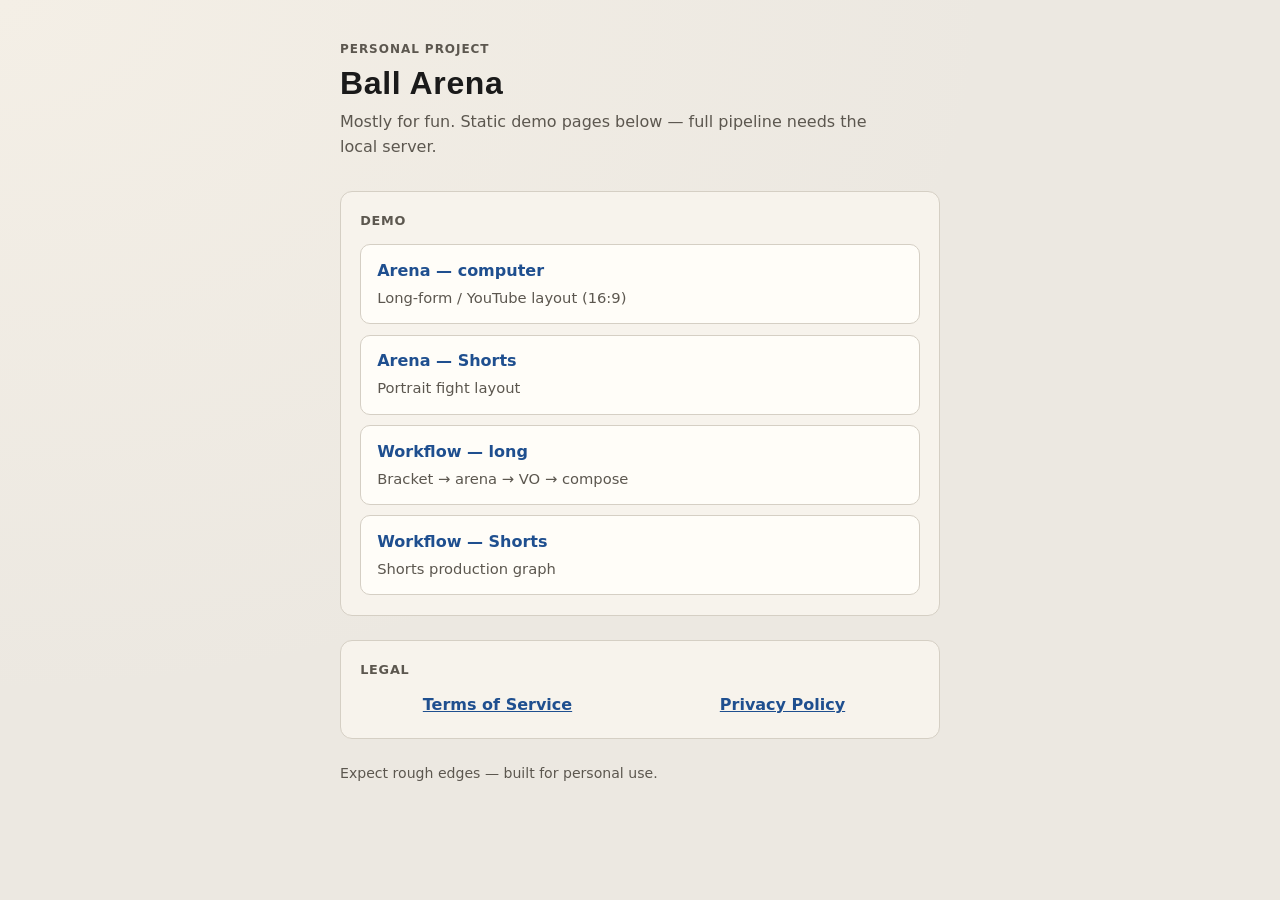
<file: index.html>
<!DOCTYPE html>
<html lang="en">
<head>
    <meta charset="UTF-8">
    <meta name="viewport" content="width=device-width, initial-scale=1.0">
    <title>Ball Arena</title>
    <style>
        :root {
            --bg: #ece8e1;
            --surface: #f7f3ec;
            --ink: #1a1a1a;
            --muted: #5c574f;
            --line: #d5cfc4;
            --accent: #1f4f8f;
        }
        * { box-sizing: border-box; }
        body {
            margin: 0;
            min-height: 100vh;
            font: 16px/1.55 "IBM Plex Sans", system-ui, -apple-system, sans-serif;
            background:
                radial-gradient(ellipse at top left, #f4efe6 0%, transparent 55%),
                var(--bg);
            color: var(--ink);
        }
        main {
            max-width: 40rem;
            margin: 0 auto;
            padding: 2.5rem 1.25rem 3.5rem;
        }
        .eyebrow {
            margin: 0 0 0.4rem;
            font-size: 0.75rem;
            font-weight: 600;
            letter-spacing: 0.08em;
            text-transform: uppercase;
            color: var(--muted);
        }
        h1 {
            margin: 0 0 0.5rem;
            font: 700 2rem/1.15 "Bebas Neue", Impact, sans-serif;
            letter-spacing: 0.02em;
        }
        .sub {
            margin: 0 0 2rem;
            color: var(--muted);
            max-width: 34rem;
        }
        section {
            margin-bottom: 1.5rem;
            padding: 1.15rem 1.2rem 1.25rem;
            background: var(--surface);
            border: 1px solid var(--line);
            border-radius: 12px;
        }
        section h2 {
            margin: 0 0 0.85rem;
            font-size: 0.8rem;
            font-weight: 700;
            letter-spacing: 0.06em;
            text-transform: uppercase;
            color: var(--muted);
        }
        .links {
            display: grid;
            gap: 0.65rem;
            margin: 0;
            padding: 0;
            list-style: none;
        }
        .links a {
            display: block;
            padding: 0.85rem 1rem;
            border-radius: 10px;
            border: 1px solid var(--line);
            background: #fffdf8;
            color: inherit;
            text-decoration: none;
            transition: border-color 0.15s, box-shadow 0.15s;
        }
        .links a:hover {
            border-color: #b9b1a3;
            box-shadow: 0 1px 0 rgba(0, 0, 0, 0.04);
        }
        .links .label {
            display: block;
            font-weight: 650;
            color: var(--accent);
            margin-bottom: 0.2rem;
        }
        .links .desc {
            display: block;
            font-size: 0.92rem;
            color: var(--muted);
        }
        .legal-row {
            display: grid;
            grid-template-columns: 1fr 1fr;
            gap: 0.65rem;
        }
        @media (max-width: 520px) {
            .legal-row { grid-template-columns: 1fr; }
        }
        .legal-row a {
            text-align: center;
            font-weight: 650;
            color: var(--accent);
        }
        .foot {
            margin-top: 1.25rem;
            font-size: 0.88rem;
            color: var(--muted);
        }
    </style>
</head>
<body>
    <main>
        <p class="eyebrow">Personal project</p>
        <h1>Ball Arena</h1>
        <p class="sub">Mostly for fun. Static demo pages below — full pipeline needs the local server.</p>

        <section>
            <h2>Demo</h2>
            <ul class="links">
                <li>
                    <a href="pages/index.html?view=computer">
                        <span class="label">Arena — computer</span>
                        <span class="desc">Long-form / YouTube layout (16:9)</span>
                    </a>
                </li>
                <li>
                    <a href="pages/index.html">
                        <span class="label">Arena — Shorts</span>
                        <span class="desc">Portrait fight layout</span>
                    </a>
                </li>
                <li>
                    <a href="pages/workflow.html?wf=long">
                        <span class="label">Workflow — long</span>
                        <span class="desc">Bracket → arena → VO → compose</span>
                    </a>
                </li>
                <li>
                    <a href="pages/workflow.html">
                        <span class="label">Workflow — Shorts</span>
                        <span class="desc">Shorts production graph</span>
                    </a>
                </li>
            </ul>
        </section>

        <section>
            <h2>Legal</h2>
            <div class="legal-row">
                <a href="legal/terms.html">Terms of Service</a>
                <a href="legal/privacy.html">Privacy Policy</a>
            </div>
        </section>

        <p class="foot">Expect rough edges — built for personal use.</p>
    </main>
</body>
</html>
</file>
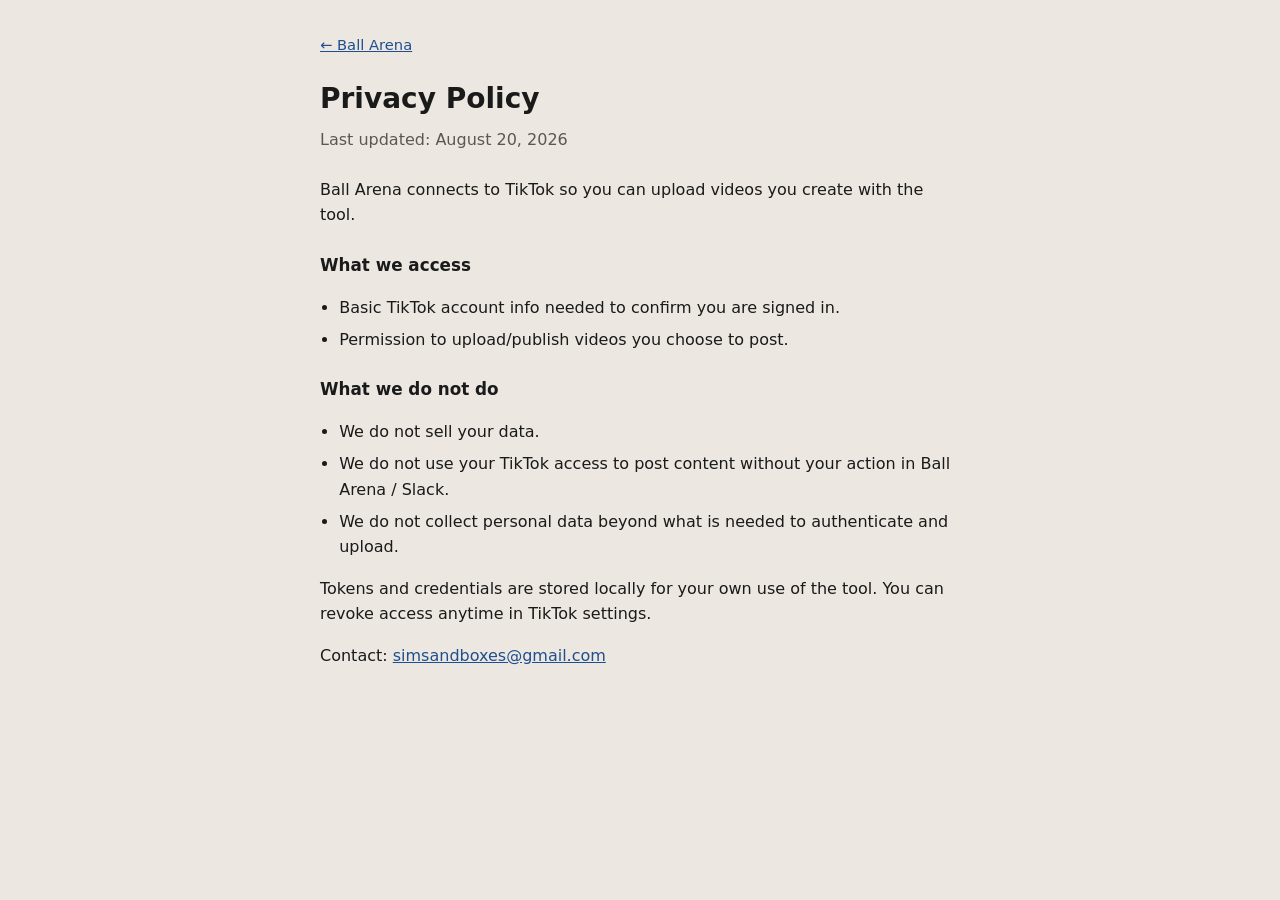
<file: legal/privacy.html>
<!DOCTYPE html>
<html lang="en">
<head>
    <meta charset="UTF-8">
    <meta name="viewport" content="width=device-width, initial-scale=1.0">
    <title>Privacy Policy — Ball Arena</title>
    <style>
        :root { --bg: #ece8e1; --ink: #1a1a1a; --muted: #5c574f; --accent: #1f4f8f; }
        body {
            margin: 0;
            font: 16px/1.6 system-ui, -apple-system, sans-serif;
            background: var(--bg);
            color: var(--ink);
        }
        main { max-width: 40rem; margin: 0 auto; padding: 2rem 1.25rem 3rem; }
        a { color: var(--accent); }
        .back { display: inline-block; margin-bottom: 1.25rem; font-size: 0.92rem; }
        h1 { font-size: 1.75rem; margin: 0 0 0.35rem; }
        .meta { color: var(--muted); margin: 0 0 1.5rem; }
        h2 { font-size: 1.05rem; margin: 1.5rem 0 0.5rem; }
        ul { padding-left: 1.2rem; }
        li { margin: 0.4rem 0; }
    </style>
</head>
<body>
    <main>
        <a class="back" href="../">← Ball Arena</a>
        <h1>Privacy Policy</h1>
        <p class="meta">Last updated: August 20, 2026</p>
        <p>Ball Arena connects to TikTok so you can upload videos you create with the tool.</p>
        <h2>What we access</h2>
        <ul>
            <li>Basic TikTok account info needed to confirm you are signed in.</li>
            <li>Permission to upload/publish videos you choose to post.</li>
        </ul>
        <h2>What we do not do</h2>
        <ul>
            <li>We do not sell your data.</li>
            <li>We do not use your TikTok access to post content without your action in Ball Arena / Slack.</li>
            <li>We do not collect personal data beyond what is needed to authenticate and upload.</li>
        </ul>
        <p>Tokens and credentials are stored locally for your own use of the tool. You can revoke access anytime in TikTok settings.</p>
        <p>Contact: <a href="mailto:simsandboxes@gmail.com">simsandboxes@gmail.com</a></p>
    </main>
</body>
</html>
</file>
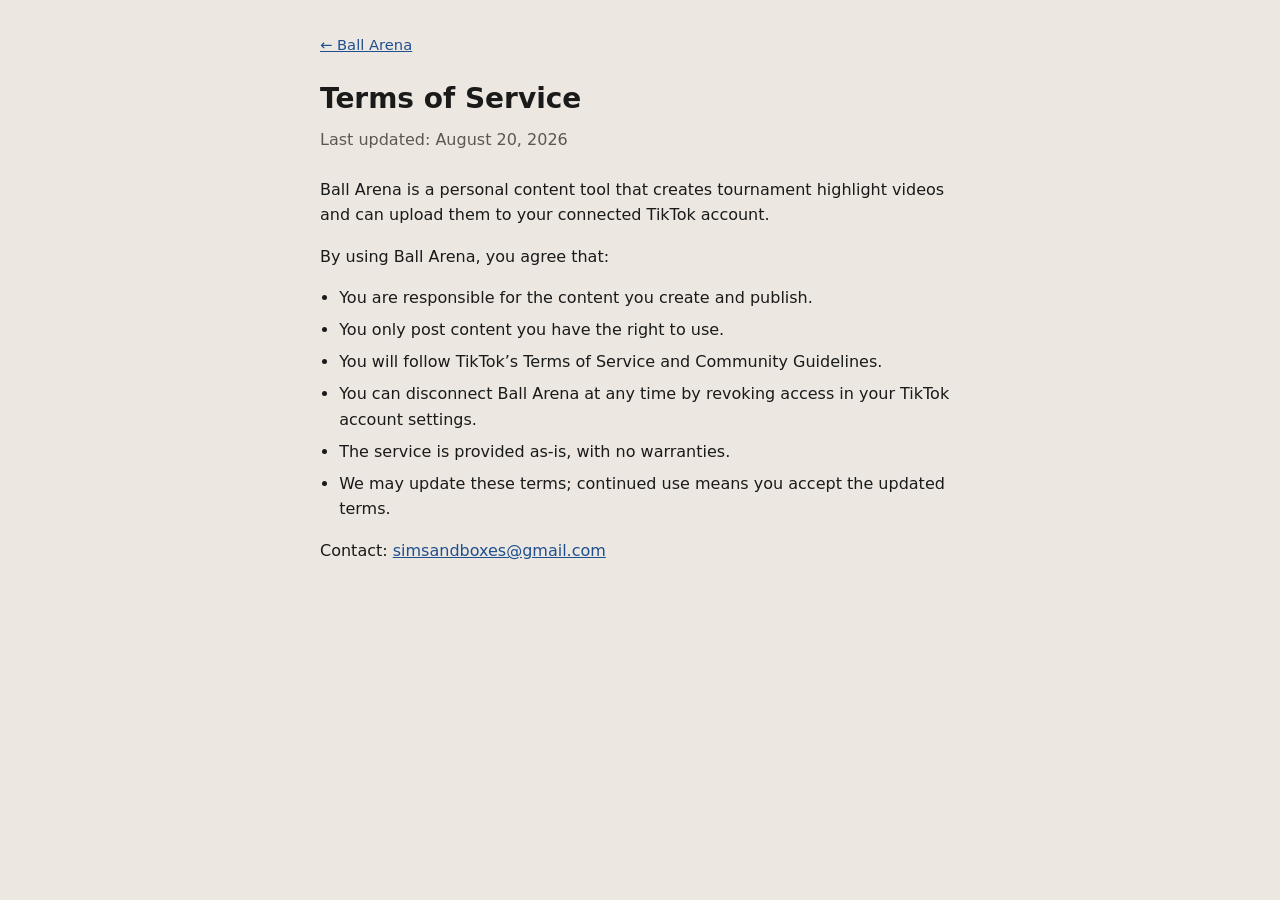
<file: legal/terms.html>
<!DOCTYPE html>
<html lang="en">
<head>
    <meta charset="UTF-8">
    <meta name="viewport" content="width=device-width, initial-scale=1.0">
    <title>Terms of Service — Ball Arena</title>
    <style>
        :root { --bg: #ece8e1; --ink: #1a1a1a; --muted: #5c574f; --accent: #1f4f8f; }
        body {
            margin: 0;
            font: 16px/1.6 system-ui, -apple-system, sans-serif;
            background: var(--bg);
            color: var(--ink);
        }
        main { max-width: 40rem; margin: 0 auto; padding: 2rem 1.25rem 3rem; }
        a { color: var(--accent); }
        .back { display: inline-block; margin-bottom: 1.25rem; font-size: 0.92rem; }
        h1 { font-size: 1.75rem; margin: 0 0 0.35rem; }
        .meta { color: var(--muted); margin: 0 0 1.5rem; }
        ul { padding-left: 1.2rem; }
        li { margin: 0.4rem 0; }
    </style>
</head>
<body>
    <main>
        <a class="back" href="../">← Ball Arena</a>
        <h1>Terms of Service</h1>
        <p class="meta">Last updated: August 20, 2026</p>
        <p>Ball Arena is a personal content tool that creates tournament highlight videos and can upload them to your connected TikTok account.</p>
        <p>By using Ball Arena, you agree that:</p>
        <ul>
            <li>You are responsible for the content you create and publish.</li>
            <li>You only post content you have the right to use.</li>
            <li>You will follow TikTok’s Terms of Service and Community Guidelines.</li>
            <li>You can disconnect Ball Arena at any time by revoking access in your TikTok account settings.</li>
            <li>The service is provided as-is, with no warranties.</li>
            <li>We may update these terms; continued use means you accept the updated terms.</li>
        </ul>
        <p>Contact: <a href="mailto:simsandboxes@gmail.com">simsandboxes@gmail.com</a></p>
    </main>
</body>
</html>
</file>
